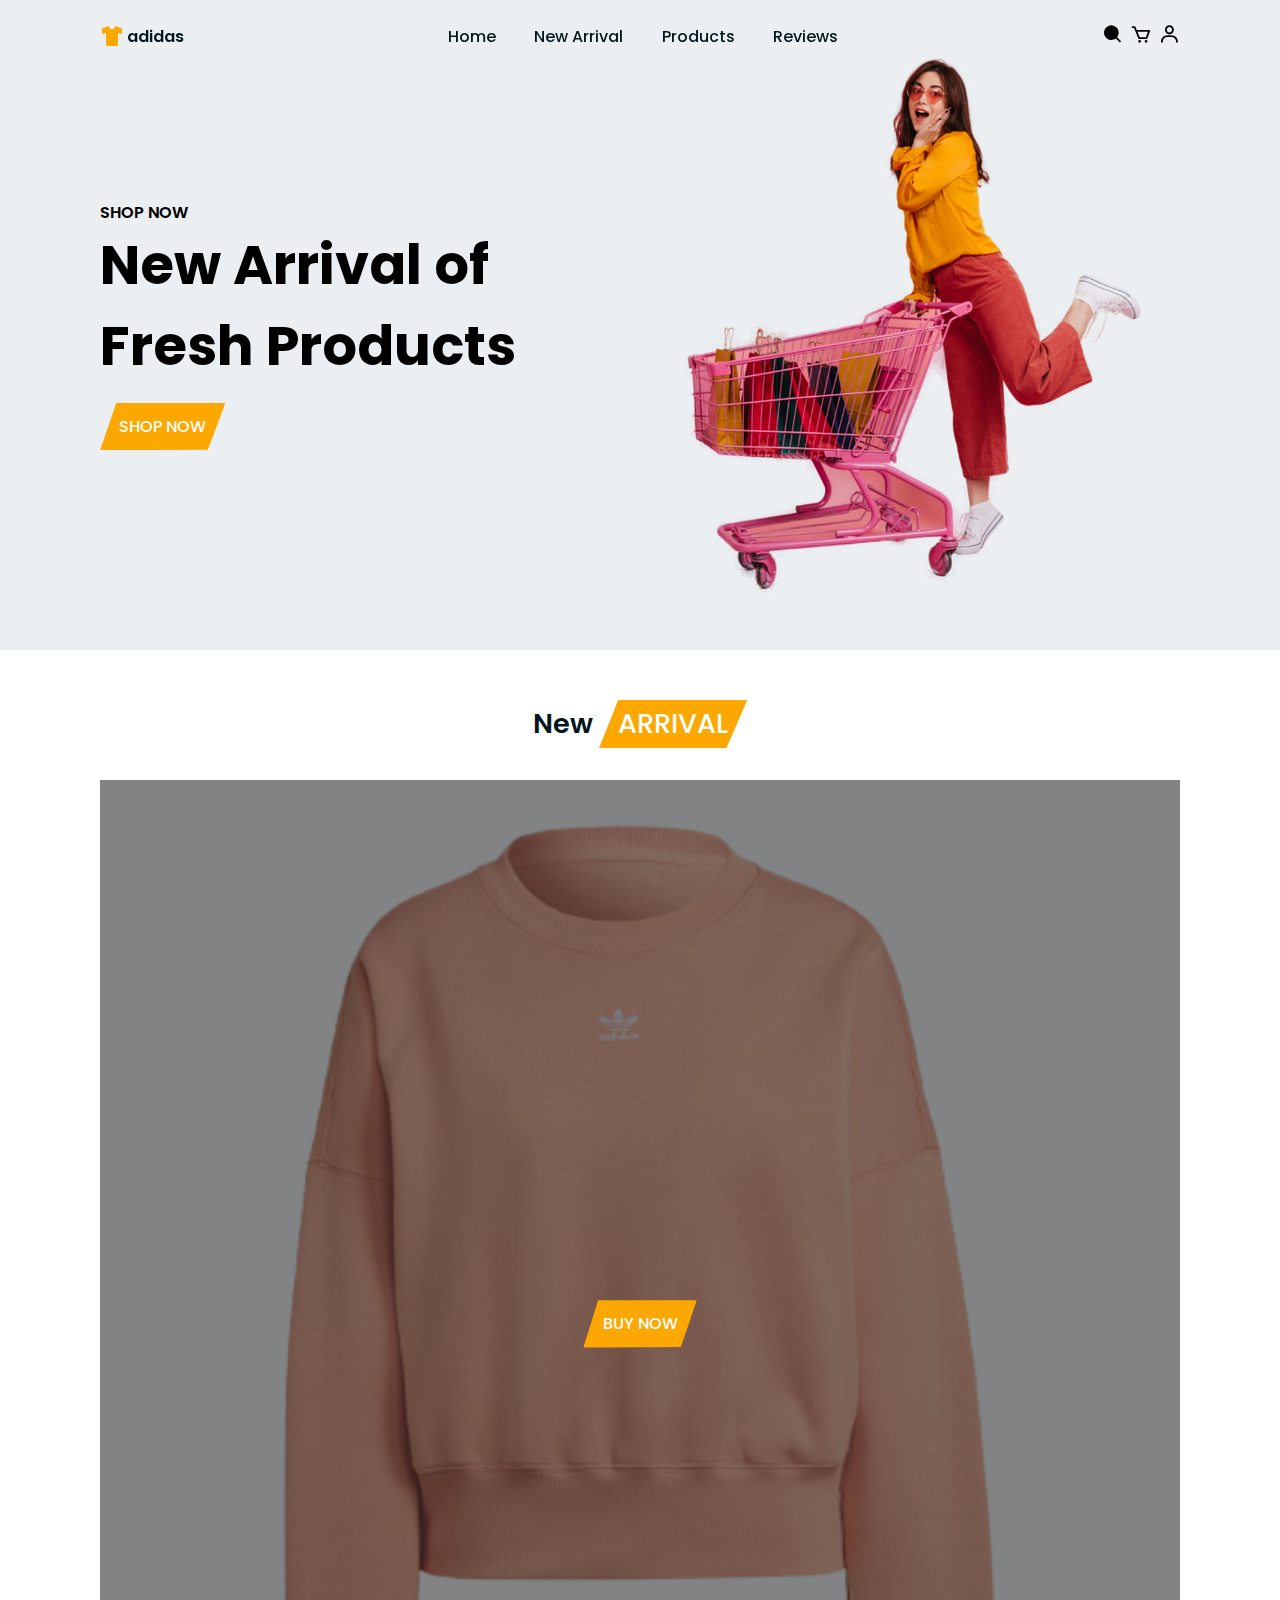
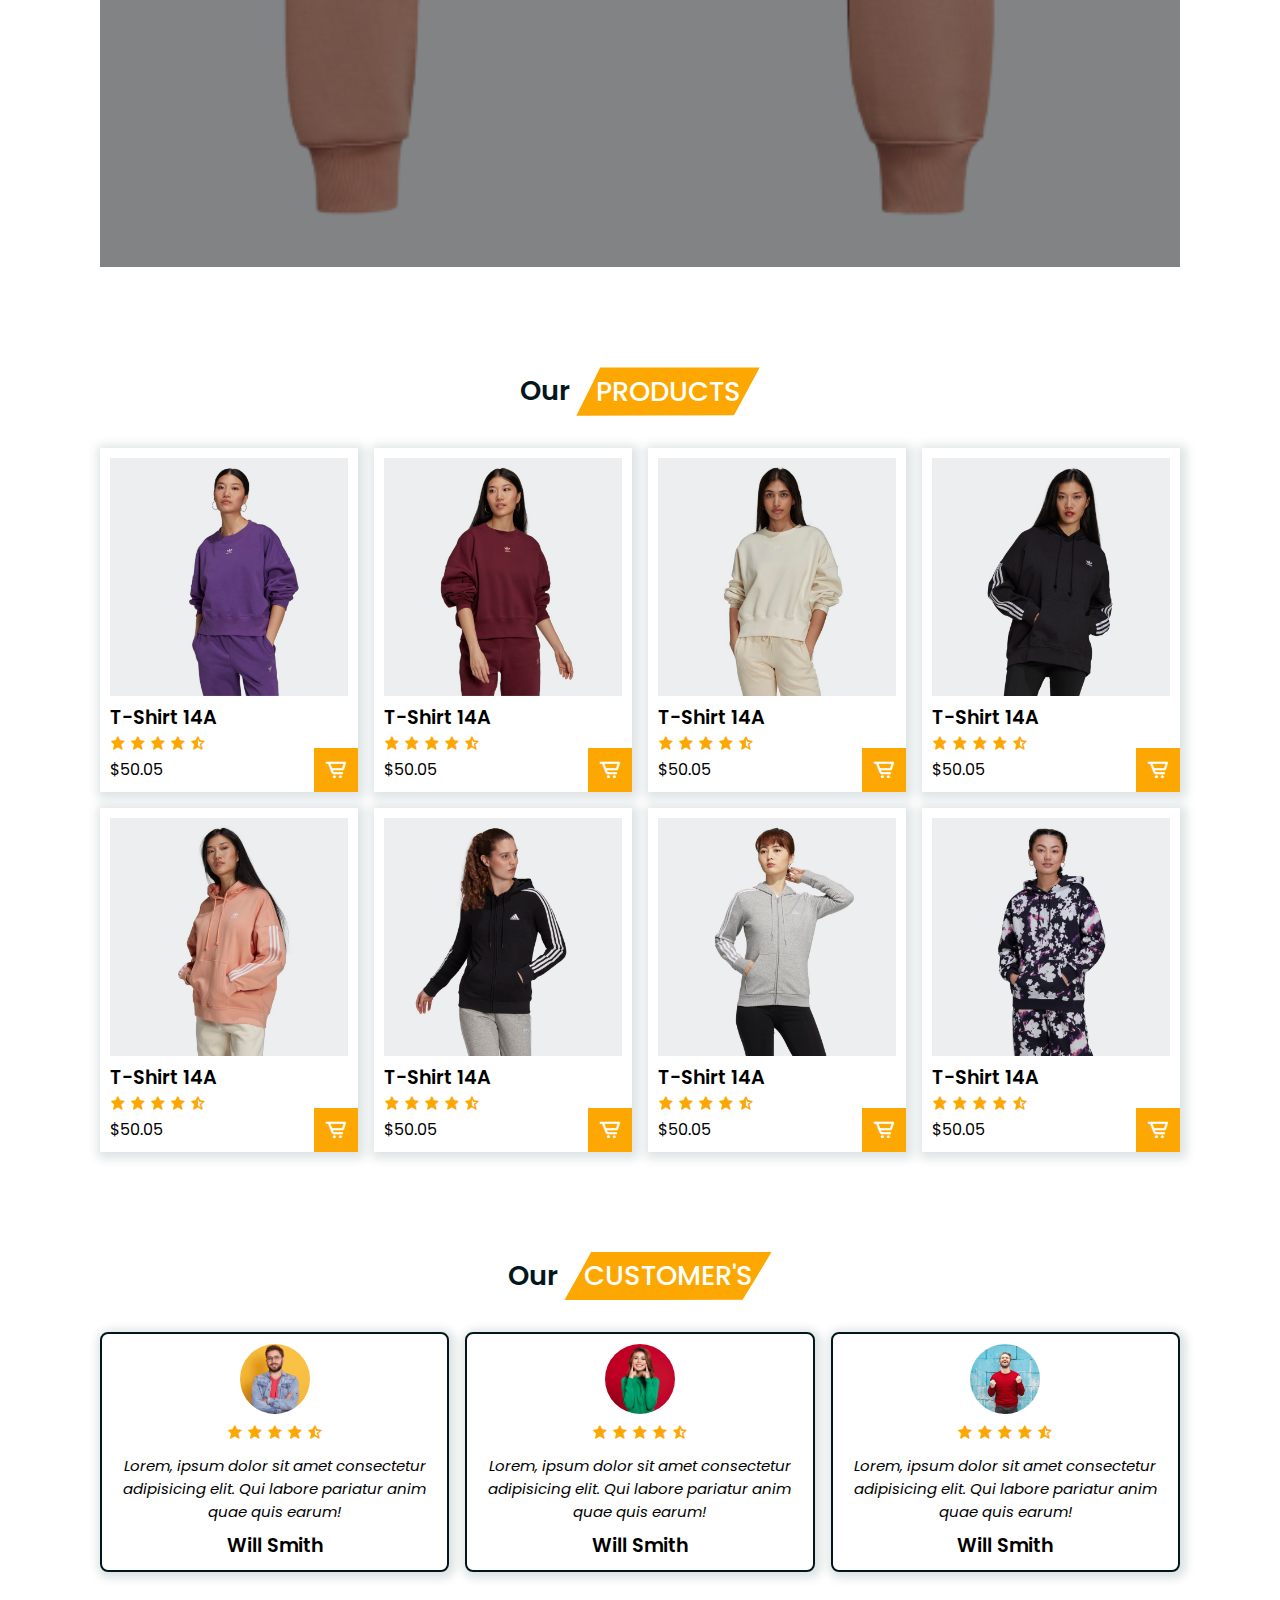
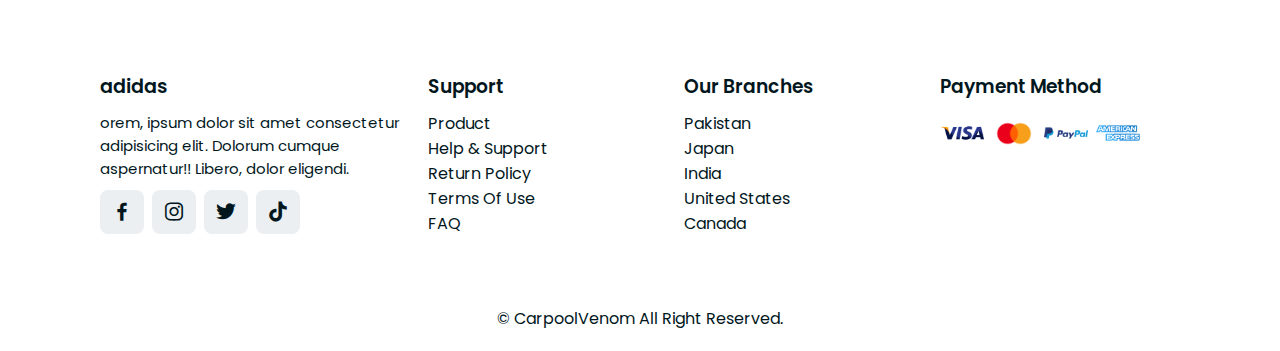
<file: E-commerce/index.html>
<!DOCTYPE html>
<html lang="en">

<head>
    <meta charset="UTF-8">
    <meta http-equiv="X-UA-Compatible" content="IE=edge">
    <meta name="viewport" content="width=device-width, initial-scale=1.0">
    <title>Responsive E-Commerce Website</title>
    <!--Link to CSS-->
    <link rel="stylesheet" href="style.css">
    <!--Box Icons-->
    <link rel="stylesheet" href="https://cdn.jsdelivr.net/npm/boxicons@latest/css/boxicons.min.css">

    <!-- Link Swiper's CSS-->
    <link rel="stylesheet" href="https://cdn.jsdelivr.net/npm/swiper@11/swiper-bundle.min.css" />
</head>

<body>
    <!-- Navbar -->
    <header>
        <a href="#" class="logo"> <i class='bx bxs-t-shirt'></i>adidas</a>

        <ul class="navbar">
            <li><a href="#home">Home</a></li>
            <li><a href="#new">New Arrival</a></li>
            <li><a href="#products">Products</a></li>
            <li><a href="#reviews">Reviews</a></li>
        </ul>

        <!-- Icons -->
        <div class="header-icon">
            <i class='bx bx-menu' id="menu-icon"></i>
            <i class='bx bxs-search' id="search-icon"></i>
            <i class='bx bx-cart' id="cart-icon"></i>
            <i class='bx bx-user' id="user-icon"></i>
        </div>

        <!-- Search Box-->
        <div class="search-box">
            <input type="search" name="" id="" placeholder="Search Here....">
        </div>
        <!-- Cart Box-->
        <div class="cart">
            <!--Box 1-->
            <div class="box">
                <img src="img/new1.png" alt="">
                <div class="text">
                    <h3>T-Shirt 14A</h3>
                    <span>$50.05</span>
                    <span>x1</span>
                </div>
                <i class='bx bxs-trash-alt'></i>
            </div>

            <!--Box 2-->
            <div class="box">
                <img src="img/new2.png" alt="">
                <div class="text">
                    <h3>T-Shirt 14A</h3>
                    <span>$50.05</span>
                    <span>x1</span>
                </div>
                <i class='bx bxs-trash-alt'></i>
            </div>

            <h2>Total: $100.10</h2>
            <a href="#" class="btn">Checkout</a>
        </div>

        <!-- User -->
        <div class="user">
            <h2>Login Now</h2>
            <input type="email" placeholder="Your Email...">
            <input type="password" name="" id="" placeholder="Password">
            <input type="submit" value="Login" class="login-btn">
            <p>Forget Password</p>
            <p>Don't have account <a href="#">Create One</a></p>
        </div>
    </header>
    <!--Home-->
    <section class="home" is="home">
        <div class="home-text">
            <span>Shop Now</span>
            <h1>New Arrival of <br>Fresh Products</h1>
            <a href="#" class="btn">Shop Now</a>
        </div>
        <div class="home-img">
            <img src="img/home.png" alt="">
        </div>
    </section>

    <!--New Arrival-->
    <section class="new" id="new">
        <div class="heading">
            <h1>New <span>Arrival</span></h1>
        </div>
        <div class="swiper new-arrival">
            <div class="swiper-wrapper">
                <div class="swiper-slide box">
                    <img src="img/new1.png" alt="">
                    <div class="content">
                        <a href="#" class="btn">Buy Now</a>
                    </div>
                </div>
                <div class="swiper-slide box">
                    <img src="img/new2.png" alt="">
                    <div class="content">
                        <a href="#" class="btn">Buy Now</a>
                    </div>
                </div>
                <div class="swiper-slide box">
                    <img src="img/new3.png" alt="">
                    <div class="content">
                        <a href="#" class="btn">Buy Now</a>
                    </div>
                </div>
                <div class="swiper-slide box">
                    <img src="img/new4.png" alt="">
                    <div class="content">
                        <a href="#" class="btn">Buy Now</a>
                    </div>
                </div>
                <div class="swiper-slide box">
                    <img src="img/new5.png" alt="">
                    <div class="content">
                        <a href="#" class="btn">Buy Now</a>
                    </div>
                </div>
                <div class="swiper-slide box">
                    <img src="img/new6.png" alt="">
                    <div class="content">
                        <a href="#" class="btn">Buy Now</a>
                    </div>
                </div>



            </div>
        </div>
    </section>
    <!-- Product-->
    <section class="Product" id="Products">
        <div class="heading">
            <h1>Our <span>Products</span></h1>
        </div>
        <div class="Product-container">
            <div class="box">
                <img src="img/p1.jpg" alt="">
                <div class="content">
                    <h2>T-Shirt 14A</h2>

                    <div class="stars">
                        <i class='bx bxs-star'></i>
                        <i class='bx bxs-star'></i>
                        <i class='bx bxs-star'></i>
                        <i class='bx bxs-star'></i>
                        <i class='bx bxs-star-half'></i>
                    </div>
                    <span>$50.05</span>
                    <i class='bx bx-cart-alt'></i>
                </div>
            </div>

            <div class="box">
                <img src="img/p2.jpg" alt="">
                <div class="content">
                    <h2>T-Shirt 14A</h2>

                    <div class="stars">
                        <i class='bx bxs-star'></i>
                        <i class='bx bxs-star'></i>
                        <i class='bx bxs-star'></i>
                        <i class='bx bxs-star'></i>
                        <i class='bx bxs-star-half'></i>
                    </div>
                    <span>$50.05</span>
                    <i class='bx bx-cart-alt'></i>
                </div>
            </div>

            <div class="box">
                <img src="img/p3.jpg" alt="">
                <div class="content">
                    <h2>T-Shirt 14A</h2>

                    <div class="stars">
                        <i class='bx bxs-star'></i>
                        <i class='bx bxs-star'></i>
                        <i class='bx bxs-star'></i>
                        <i class='bx bxs-star'></i>
                        <i class='bx bxs-star-half'></i>
                    </div>
                    <span>$50.05</span>
                    <i class='bx bx-cart-alt'></i>
                </div>
            </div>

            <div class="box">
                <img src="img/p4.jpg" alt="">
                <div class="content">
                    <h2>T-Shirt 14A</h2>

                    <div class="stars">
                        <i class='bx bxs-star'></i>
                        <i class='bx bxs-star'></i>
                        <i class='bx bxs-star'></i>
                        <i class='bx bxs-star'></i>
                        <i class='bx bxs-star-half'></i>
                    </div>
                    <span>$50.05</span>
                    <i class='bx bx-cart-alt'></i>
                </div>
            </div>

            <div class="box">
                <img src="img/p5.jpg" alt="">
                <div class="content">
                    <h2>T-Shirt 14A</h2>

                    <div class="stars">
                        <i class='bx bxs-star'></i>
                        <i class='bx bxs-star'></i>
                        <i class='bx bxs-star'></i>
                        <i class='bx bxs-star'></i>
                        <i class='bx bxs-star-half'></i>
                    </div>
                    <span>$50.05</span>
                    <i class='bx bx-cart-alt'></i>
                </div>
            </div>

            <div class="box">
                <img src="img/p6.jpg" alt="">
                <div class="content">
                    <h2>T-Shirt 14A</h2>

                    <div class="stars">
                        <i class='bx bxs-star'></i>
                        <i class='bx bxs-star'></i>
                        <i class='bx bxs-star'></i>
                        <i class='bx bxs-star'></i>
                        <i class='bx bxs-star-half'></i>
                    </div>
                    <span>$50.05</span>
                    <i class='bx bx-cart-alt'></i>
                </div>
            </div>

            <div class="box">
                <img src="img/p7.jpg" alt="">
                <div class="content">
                    <h2>T-Shirt 14A</h2>

                    <div class="stars">
                        <i class='bx bxs-star'></i>
                        <i class='bx bxs-star'></i>
                        <i class='bx bxs-star'></i>
                        <i class='bx bxs-star'></i>
                        <i class='bx bxs-star-half'></i>
                    </div>
                    <span>$50.05</span>
                    <i class='bx bx-cart-alt'></i>
                </div>
            </div>

            <div class="box">
                <img src="img/p8.jpg" alt="">
                <div class="content">
                    <h2>T-Shirt 14A</h2>

                    <div class="stars">
                        <i class='bx bxs-star'></i>
                        <i class='bx bxs-star'></i>
                        <i class='bx bxs-star'></i>
                        <i class='bx bxs-star'></i>
                        <i class='bx bxs-star-half'></i>
                    </div>
                    <span>$50.05</span>
                    <i class='bx bx-cart-alt'></i>
                </div>
            </div>

    
        </div>
    </section>

    <!-- Reviews-->
     <section class="reviews" id="reviews">
        <div class="heading">
            <h1>Our <span>Customer's</span></h1>
        </div>
        <div class="reviews-container">
            <div class="box">
                <img src="img/r1.jpg" alt="">
                <div class="stars">
                    <i class='bx bxs-star'></i>
                    <i class='bx bxs-star'></i>
                    <i class='bx bxs-star'></i>
                    <i class='bx bxs-star'></i>
                    <i class='bx bxs-star-half'></i>
                </div>
                <p>Lorem, ipsum dolor sit amet consectetur adipisicing elit. Qui labore pariatur anim quae quis earum!</p>
                <h2>Will Smith</h2>
            </div>

            <div class="box">
                <img src="img/r2.jpg" alt="">
                <div class="stars">
                    <i class='bx bxs-star'></i>
                    <i class='bx bxs-star'></i>
                    <i class='bx bxs-star'></i>
                    <i class='bx bxs-star'></i>
                    <i class='bx bxs-star-half'></i>
                </div>
                <p>Lorem, ipsum dolor sit amet consectetur adipisicing elit. Qui labore pariatur anim quae quis earum!</p>
                <h2>Will Smith</h2>
            </div>

            <div class="box">
                <img src="img/r3.jpg" alt="">
                <div class="stars">
                    <i class='bx bxs-star'></i>
                    <i class='bx bxs-star'></i>
                    <i class='bx bxs-star'></i>
                    <i class='bx bxs-star'></i>
                    <i class='bx bxs-star-half'></i>
                </div>
                <p>Lorem, ipsum dolor sit amet consectetur adipisicing elit. Qui labore pariatur anim quae quis earum!</p>
                <h2>Will Smith</h2>
            </div>
        </div>
     </section>
     <!-- Footer-->
      <section class="footer">
        <div class="footer-box">
            <h2>adidas</h2>
            <p>orem, ipsum dolor sit amet consectetur adipisicing elit. Dolorum cumque aspernatur!! Libero, dolor eligendi.</p>

            <div class="social">
                <a href="#"><i class='bx bxl-facebook' ></i></a>
                <a href="#"><i class='bx bxl-instagram' ></i></a>
                <a href="#"><i class='bx bxl-twitter' ></i></a>
                <a href="#"><i class='bx bxl-tiktok' ></i></a>
            </div>
        </div>
        <div class="footer-box">
            <h3>Support</h3>
            <li><a href="#">Product</a></li>
            <li><a href="#">Help & Support</a></li>
            <li><a href="#">Return Policy</a></li>
            <li><a href="#">Terms Of Use</a></li>
            <li><a href="#">FAQ</a></li>
        </div>

        <div class="footer-box">
            <h3>Our Branches</h3>
            <li><a href="#">Pakistan</a></li>
            <li><a href="#">Japan</a></li>
            <li><a href="#">India</a></li>
            <li><a href="#">United States</a></li>
            <li><a href="#">Canada</a></li>
        </div>
        
        <div class="footer-box">
            <h3>Payment Method</h3>
            <div class="payment">
                <img src="img/visa.png" alt="">
                <img src="img/mastercard.png" alt="">
                <img src="img/paypal.png" alt="">
                <img src="img/american-express.png" alt="">
            </div>
        </div>
      </section>

      <!--Copyright-->
      <div class="Copyright">
        <p>&#169; CarpoolVenom All Right Reserved.</p>
      </div>










    <!-- Swiper JS -->
    <script src="https://cdn.jsdelivr.net/npm/swiper@11/swiper-bundle.min.js"></script>

    <!--Link to JS-->
    <script src="main.js"></script>
</body>

</html>
</file>
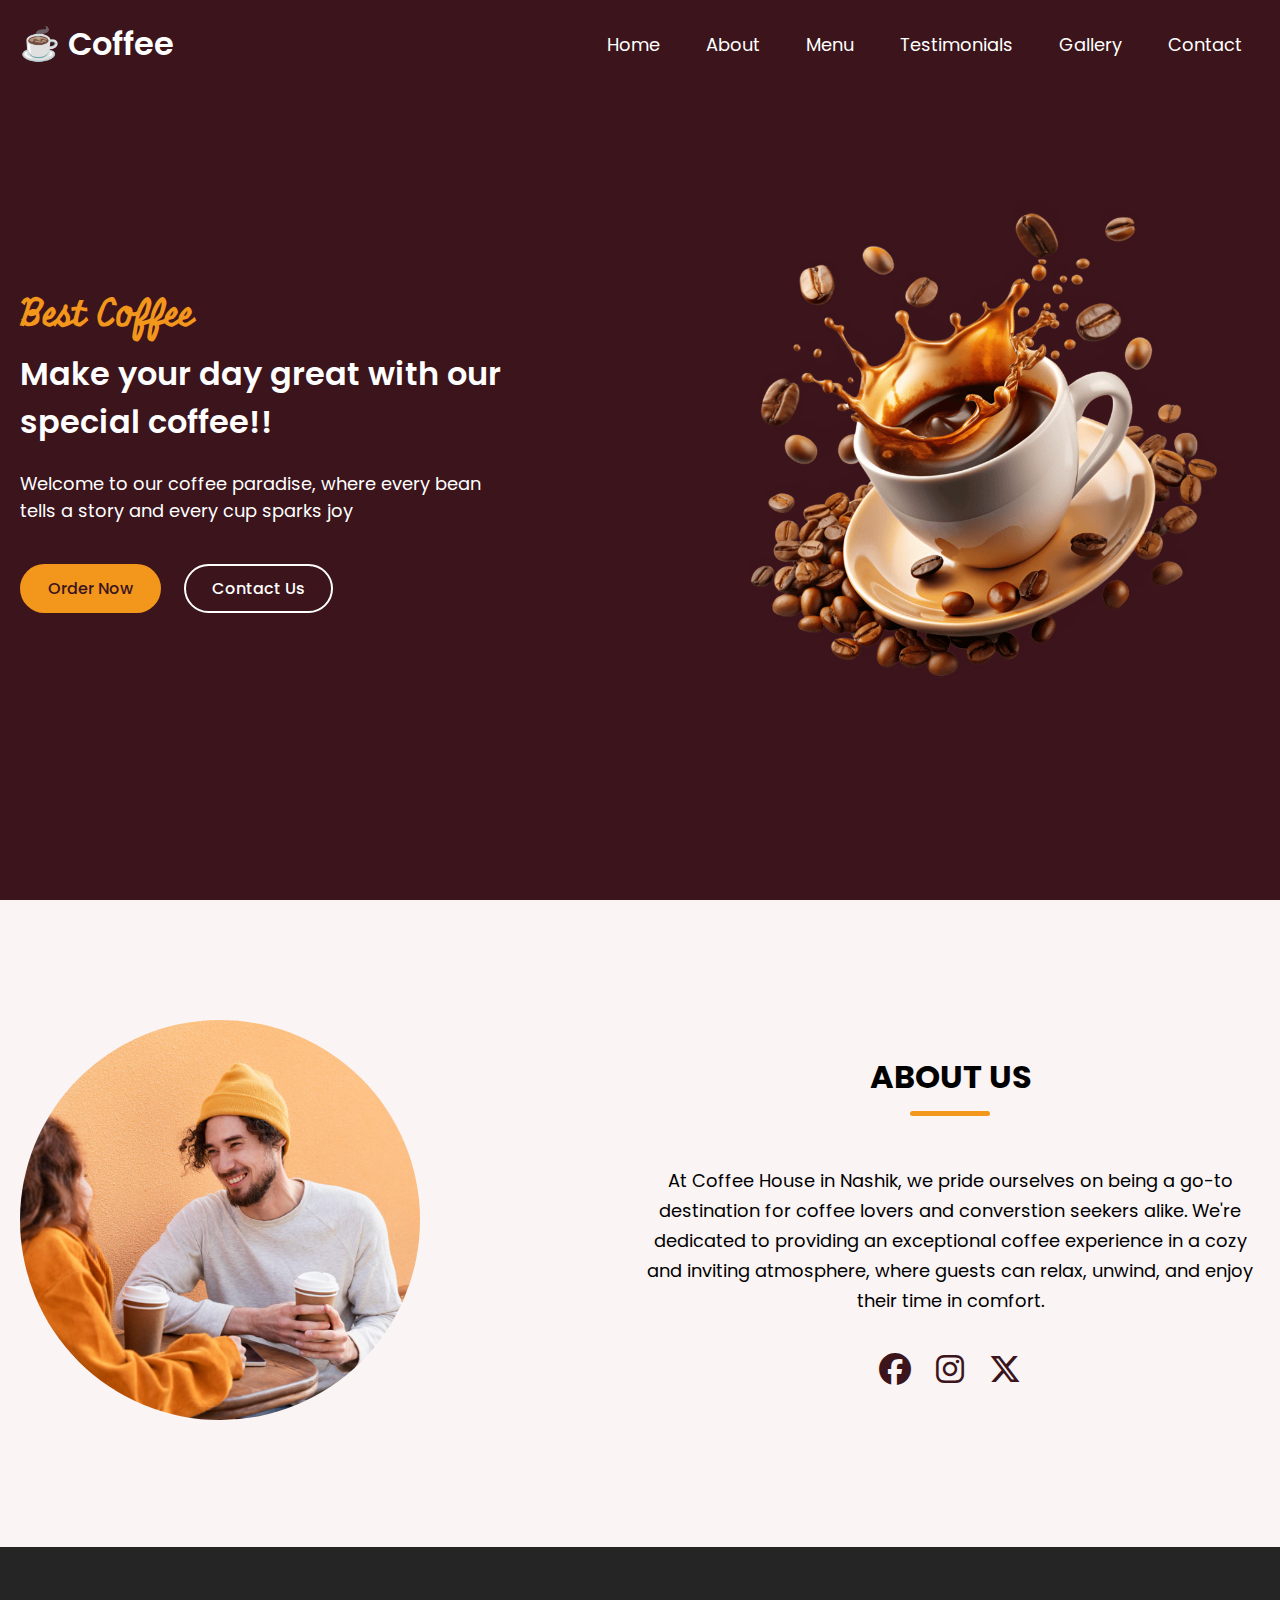
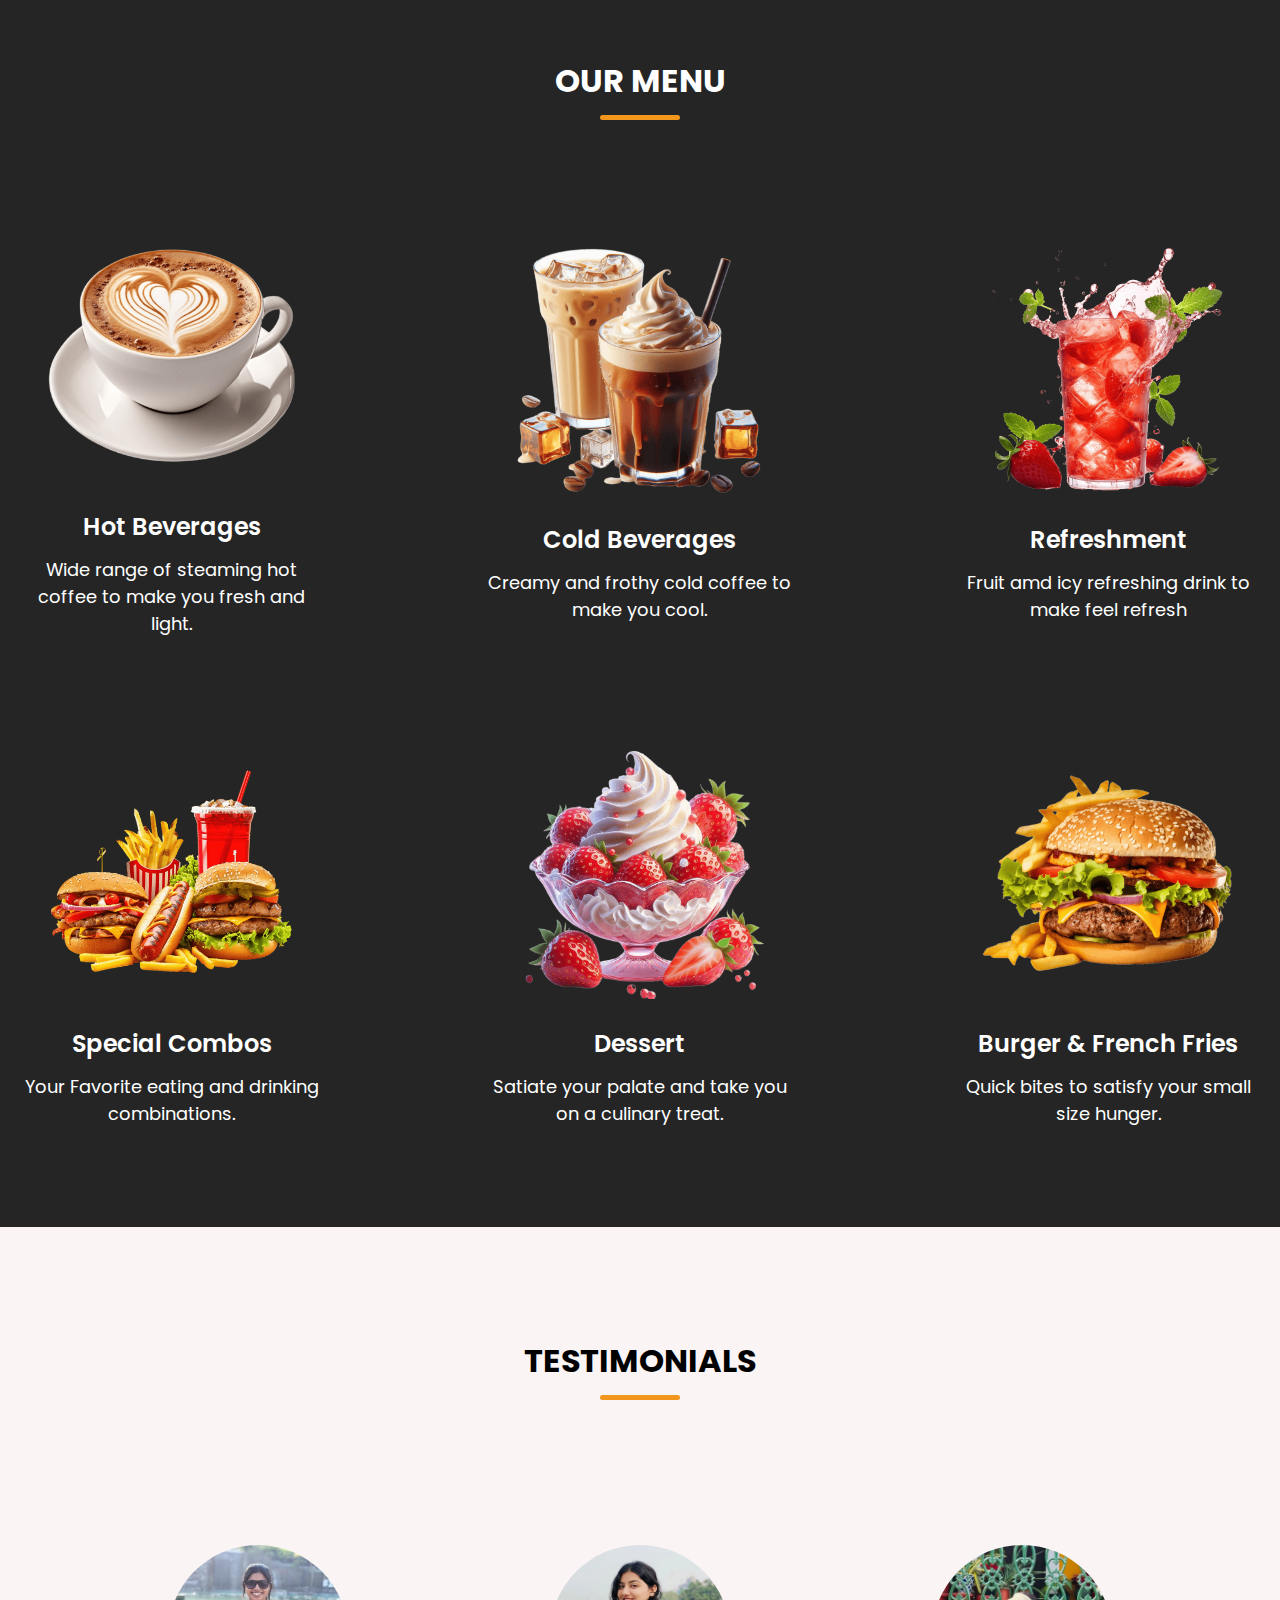
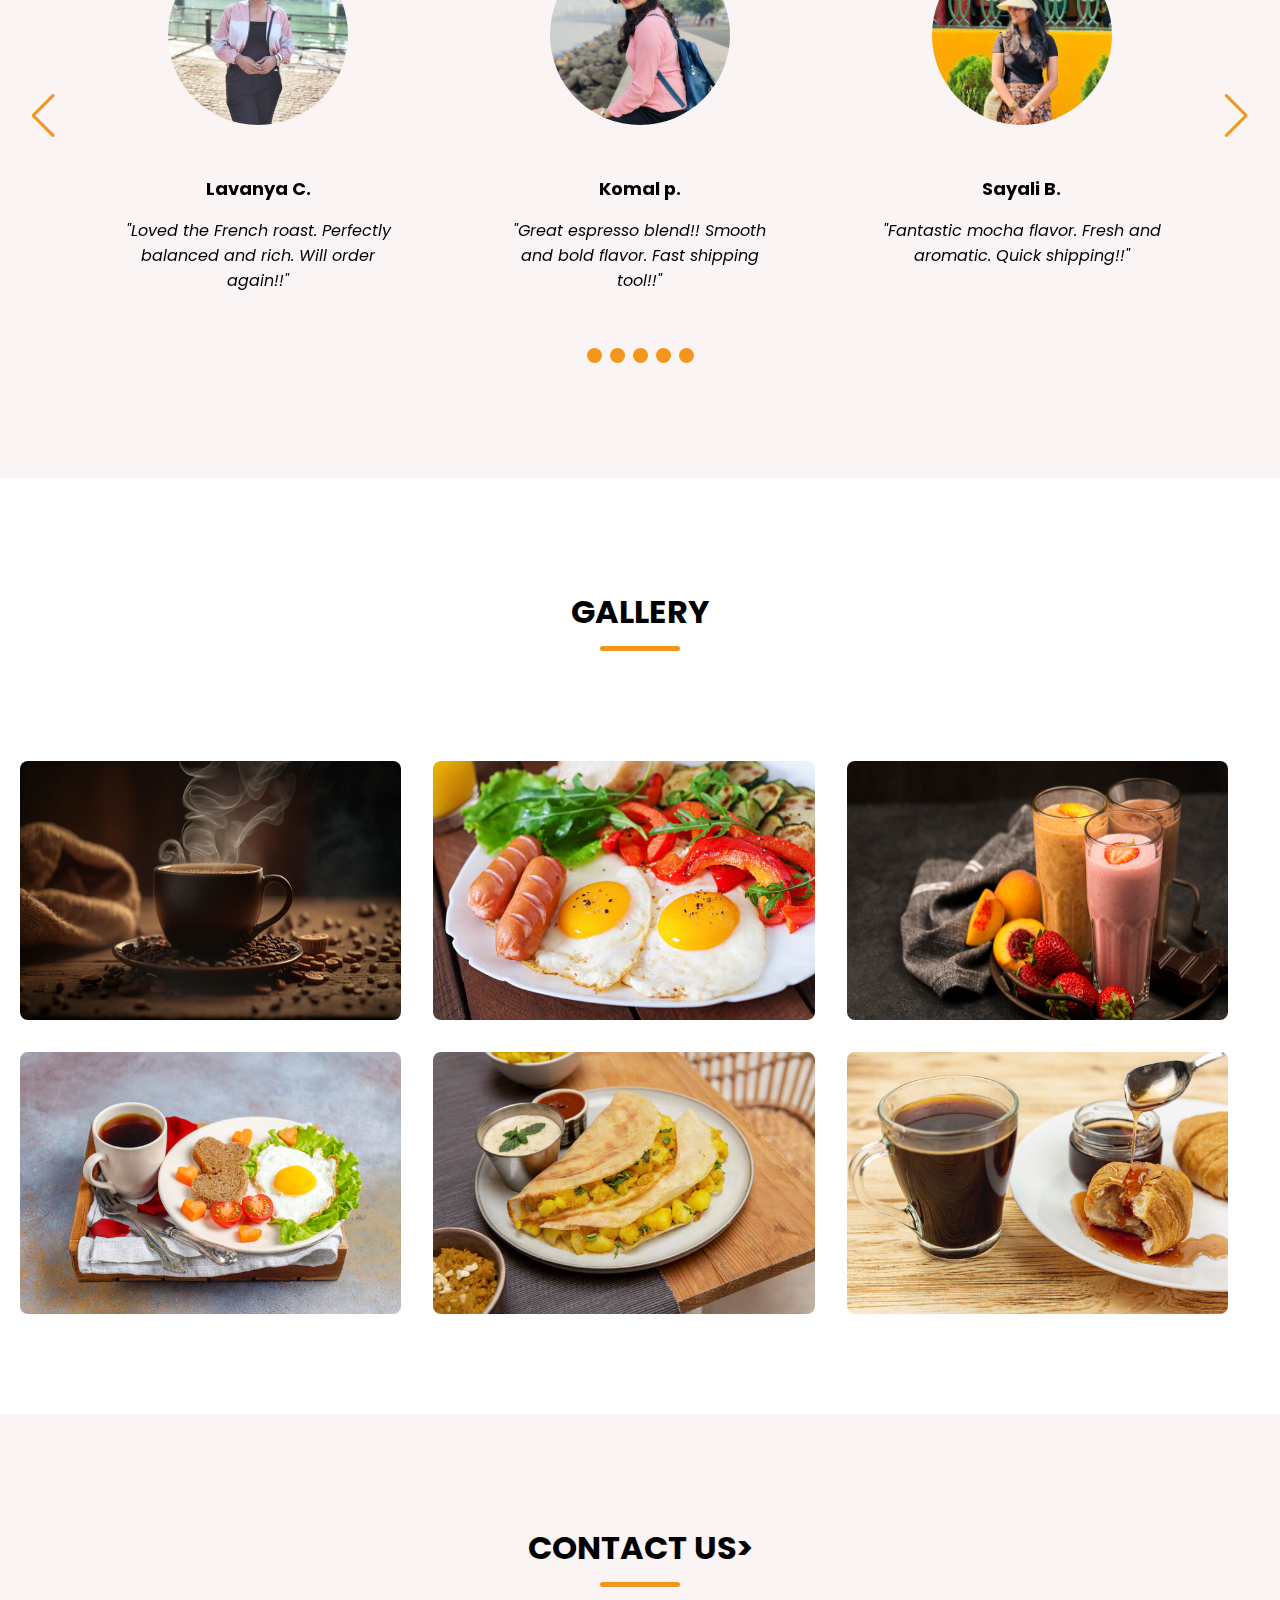
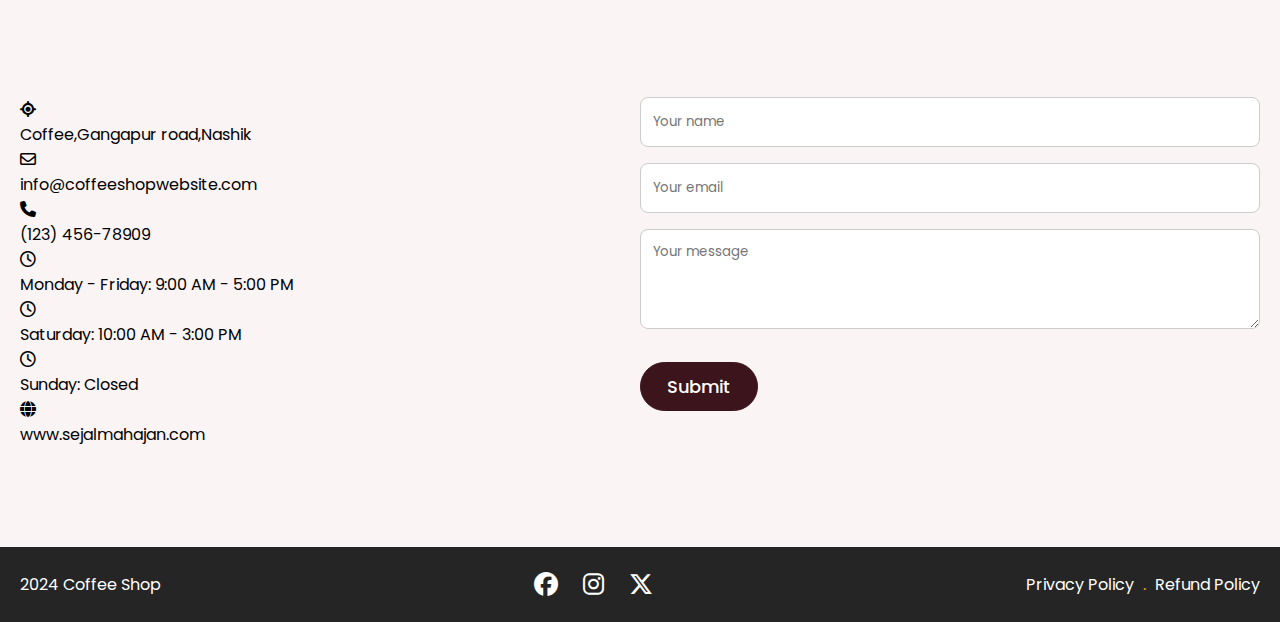
<file: Task 1-Landing Page/index.html>
<!DOCTYPE html>
<html lang="en">
    <head>
        <meta charset="UTF-8">
        <meta name="viewport" content="width=device-width, initial-scale=1.0">
        <title>Coffee Website | Sejal Mahajan</title>
        <!--Linking Font Awesome for icons-->
        <link rel="stylesheet" href="https://cdnjs.cloudflare.com/ajax/libs/font-awesome/6.6.0/css/all.min.css">
        <!--Link Swipper CSS-->
        <link rel="stylesheet" href="https://cdn.jsdelivr.net/npm/swiper@11/swiper-bundle.min.css">
        <link rel="stylesheet" href="style.css">
    </head>
    <body>
        <!-- Header / Navbar-->
        <header>
            <nav class="navbar Section-content">
                <a href="#" class="nav-logo">
                    <h2 class="logo-text">☕ Coffee</h2>
                </a>
                <ul class="nav-menu">
                    <button id="menu-close-button" class="fas fa-times"></button>

                    <li class="nav-item">
                        <a href="#" class="nav-link">Home</a>
                    </li>
                    <li class="nav-item">
                        <a href="#about" class="nav-link">About</a>
                    </li>
                    <li class="nav-item">
                        <a href="#menu" class="nav-link">Menu</a>
                    </li>
                    <li class="nav-item">
                        <a href="#testimonials" class="nav-link">Testimonials</a>
                    </li>
                    <li class="nav-item">
                        <a href="#gallery" class="nav-link">Gallery</a>
                    </li>
                    <li class="nav-item">
                        <a href="#contact" class="nav-link">Contact</a>
                    </li>
                </ul>

                <button id="menu-open-button" class="fas fa-bars"></button>
            </nav>
        </header>

        <main>
            <!-- Hero section -->
             <section class="hero-section">
                <div class="Section-content">
                    <div class="hero-details">
                        <h2 class="title">Best Coffee</h2>
                        <h3 class="subtitle">Make your day great with our special coffee!!</h3>
                        <p class="description">Welcome to our coffee paradise, where every bean tells a story and every cup sparks joy</p>
                        <div class="buttons">
                            <a href="#" class="button order-now">Order Now</a>
                            <a href="#" class="button contact-us">Contact Us</a>
                        </div>
                    </div>
                    <div class="hero-image-wrapper">
                        <img src="images/coffee-hero-section.png" alt="Hero" class="hero-image">
                    </div>
                </div>
             </section>

             <!--About Section-->
             <section class="about-section" id="about">
                <div class="Section-content">
                    <div class="about-image-wrapper">
                        <img src="images/about-image.jpg" alt="About" class="about-image">
                    </div>
                    <div class="about-details">
                        <h2 class="section-title">About Us</h2>
                        <p class="text">At Coffee House in Nashik, we pride ourselves on being a go-to destination for coffee lovers and converstion seekers alike. We're dedicated to providing an exceptional coffee experience in a cozy and inviting atmosphere, where guests can relax, unwind, and enjoy their time in comfort.     
                        </p>
                        <div class="social-link-list">
                            <a href="#" class="social-link"><i class="fa-brands fa-facebook"></i></a>
                            <a href="#" class="social-link"><i class="fa-brands fa-instagram"></i></a>
                            <a href="#" class="social-link"><i class="fa-brands fa-x-twitter"></i></a>
                        </div>
                    </div>
                </div>
             </section>

             <!-- Menu Section -->
              <section class="menu-section " id="menu">
                <h2 class="section-title">Our Menu</h2>
                <div class="Section-content">
                    <ul class="menu-list">
                        <li class="menu-item">
                            <img src="images/hot-beverages.png" alt="Hot Beverages" class="menu-image">
                            <div class="menu-details">
                            <h3 class="name">Hot Beverages</h3>
                            <p class="text">Wide range of steaming hot coffee to make you fresh and light.</p>
                        </div>
                        </li>
                        <li class="menu-item">
                            <img src="images/cold-beverages.png" alt="Cold Beverages" class="menu-image"<div class="menu-details">
                            <div class="menu-details">
                            <h3 class="name">Cold Beverages</h3>
                            <p class="text">Creamy and frothy cold coffee to make you cool.</p>
                        </div>
                        </li>
                        <li class="menu-item">
                            <img src="images/refreshment.png" alt="Refreshment" class="menu-image">
                            <div class="menu-details">
                            <h3 class="name">Refreshment</h3>
                            <p class="text">Fruit amd icy refreshing drink to make feel refresh</p>
                        </div>
                        </li>
                        <li class="menu-item">
                            <img src="images/special-combo.png" alt="special-combos" class="menu-image">
                            <div class="menu-details">
                            <h3 class="name">Special Combos</h3>
                            <p class="text">Your Favorite eating and drinking combinations.</p>
                        </div>
                        </li>
                        <li class="menu-item">
                            <img src="images/desserts.png" alt="dessert" class="menu-image">
                            <div class="menu-details">
                            <h3 class="name">Dessert</h3>
                            <p class="text">Satiate your palate and take you on a culinary treat.</p>
                        </div>
                        </li>
                        <li class="menu-item">
                            <img src="images/burger-frenchfries.png" alt="burger & French Fries" class="menu-image">
                            <div class="menu-details">
                            <h3 class="name">Burger & French Fries</h3>
                            <p class="text">Quick bites to satisfy your small size hunger.</p>
                        </div>
                        </li>
                    </ul>
                </div>
              </section>

            <!-- Testimonials sctions-->
               <section class="testimonials-section" id="testimonials">
                <h2 class="section-title">Testimonials</h2>
                <div class="Section-content">
                <div class="slider-container swiper">
                    <div class="slider-wrapper">
                        <ul class="testimonials-list swiper-wrapper">
                            <li class="testimonials swiper-slide">
                                <img src="images/lavanya.jpg" alt="User" class="user-image">
                                <h3 class="name">Lavanya C.</h3>
                                <i class="feedback">"Loved the French roast. Perfectly balanced and rich. Will order again!!"</i>
                            </li>
                            <li class="testimonials swiper-slide">
                                <img src="images/Komal.jpg" alt="User" class="user-image">
                                <h3 class="name">Komal p.</h3>
                                <i class="feedback">"Great espresso blend!! Smooth and bold flavor. Fast shipping tool!!"</i>
                            </li>
                            <li class="testimonials swiper-slide">
                                <img src="images/Sayali.jpg" alt="User" class="user-image">
                                <h3 class="name">Sayali B.</h3>
                                <i class="feedback">"Fantastic mocha flavor. Fresh and aromatic. Quick shipping!!"</i>
                            </li>
                            <li class="testimonials swiper-slide">
                                <img src="images/Chetna.jpg" alt="User" class="user-image">
                                <h3 class="name">Chetna M.</h3>
                                <i class="feedback">"Excellent quality! Fresh beans and quick delivery. Highly recommand."</i>
                            </li>
                            <li class="testimonials swiper-slide">
                                <img src="images/Disha.jpg" alt="User" class="user-image">
                                <h3 class="name">Disha A.</h3>
                                <i class="feedback">"Best decaf I've tried! Smooth and flavorful. Arrived promptly."</i>
                            </li>
                        </ul>
                        <div class="swiper-pagination"></div>
                        <div class="swiper-slide-button swiper-button-prev"></div>
                        <div class="swiper-slide-button swiper-button-next"></div>
                    </div>
                 </div>
            </div>
            </section>
            <!-- Gallery sections-->
            <section class="gallery-section" id="gallery"> 
            <h2 class="section-title">Gallery</h2>
                <div class="Section-content">
                    <ul class="gallery-list">
                        <li class="gallery-item">
                            <img src="images/gallery-1.jpg" alt="Gallery" class="gallery-image">                           
                        </li>
                        <li class="gallery-item">
                            <img src="images/gallery-2.jpg" alt="Gallery" class="gallery-image">                           
                        </li>
                        <li class="gallery-item">
                            <img src="images/gallery-3.jpg" alt="Gallery" class="gallery-image">                           
                        </li>
                        <li class="gallery-item">
                            <img src="images/gallery-4.jpg" alt="Gallery" class="gallery-image">                           
                        </li>
                        <li class="gallery-item">
                            <img src="images/gallery-5.jpg" alt="Gallery" class="gallery-image">                           
                        </li>
                        <li class="gallery-item">
                            <img src="images/gallery-6.jpg" alt="Gallery" class="gallery-image">                           
                        </li>
                    </ul>
                </div>
            </section>

            <!--Conatact Section-->
            <section class="contact-section" id="contact">
            <h2 class="section-title">Contact Us></h2>
            <div class="Section-content">
                <ul class="content-info-list">
                    <li class="contact-info">
                        <i class="fa-solid fa-location-crosshairs"></i>
                        <p>Coffee,Gangapur road,Nashik</p>
                    </li>
                    <li class="contact-info">
                        <i class="fa-regular fa-envelope"></i>
                        <p>info@coffeeshopwebsite.com</p>
                    </li>
                    <li class="contact-info">
                        <i class="fa-solid fa-phone"></i>
                        <p>(123) 456-78909</p>
                    </li>
                    <li class="contact-info">
                        <i class="fa-regular fa-clock"></i>
                        <p>Monday - Friday: 9:00 AM - 5:00 PM</p>
                    </li>
                    <li class="contact-info">
                        <i class="fa-regular fa-clock"></i>
                        <p>Saturday: 10:00 AM - 3:00 PM</p>
                    </li>
                    <li class="contact-info">
                        <i class="fa-regular fa-clock"></i>
                        <p>Sunday: Closed</p>
                    </li>
                    <li class="contact-info">
                        <i class="fa-solid fa-globe"></i>
                        <p>www.sejalmahajan.com</p>
                    </li>
                </ul>
                
                <form action="#" class="contact-form">
                    <input type="text" placeholder="Your name" class="form-input" required>
                    <input type="email" placeholder="Your email" class="form-input" required>
                    <textarea placeholder="Your message" class="form-input" required></textarea>
                    <button class="submit-button">Submit</button>
                </form>
            </div>
            </section>

        <!--Footer section-->
        <footer class="footer-section">
            <div class="Section-content">
                <p class="copyright-text"> 2024 Coffee Shop</p>

                <div class="social-link-list">
                    <a href="#" class="social-link"><i class="fa-brands fa-facebook"></i></a>
                    <a href="#" class="social-link"><i class="fa-brands fa-instagram"></i></a>
                    <a href="#" class="social-link"><i class="fa-brands fa-x-twitter"></i></a>
                </div>

                <p class="policy-text">
                    <a href="#" class="policy-link">Privacy Policy</a>
                    <span class="separator">.</span>
                    <a href="#" class="policy-link">Refund Policy</a>
                </p>
            </div>
        </footer>

    </main>



        <!-- Linking Swper script-->
         <script src="https://cdn.jsdelivr.net/npm/swiper@11/swiper-bundle.min.js"></script>

         <!-- Linking custom script-->
        <script src="script.js"></script>
    </body>
</html>
</file>
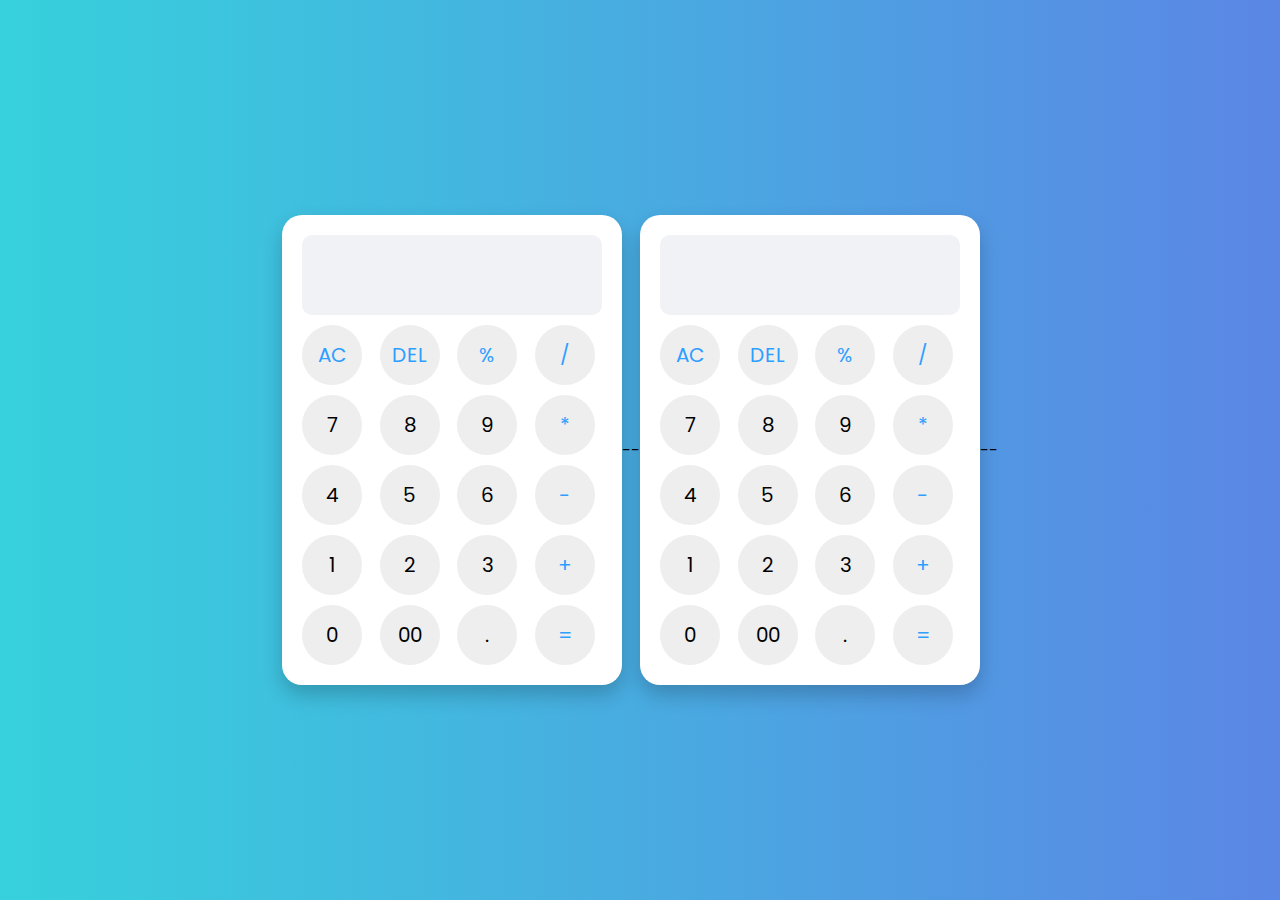
<file: Task 2- Calculator/index.html>
<!DOCTYPE html>
<html lang="en" >
<head>
  <meta charset="UTF-8">
  <title>Calculator</title>
  <link rel="stylesheet" href="./style.css">
<!DOCTYPE html>
<html lang="en" >
<head>
  <meta charset="UTF-8">
  <title>Calculator</title>
  <link rel="stylesheet" href="./style.css">

</head>
<body>
<div class="container">
  <input type="text" class="display" />

  <div class="buttons">
    <button class="operator" data-value="AC">AC</button>
    <button class="operator" data-value="DEL">DEL</button>
    <button class="operator" data-value="%">%</button>
    <button class="operator" data-value="/">/</button>

    <button data-value="7">7</button>
    <button data-value="8">8</button>
    <button data-value="9">9</button>
    <button class="operator" data-value="*">*</button>

    <button data-value="4">4</button>
    <button data-value="5">5</button>
    <button data-value="6">6</button>
    <button class="operator" data-value="-">-</button>

    <button data-value="1">1</button>
    <button data-value="2">2</button>
    <button data-value="3">3</button>
    <button class="operator" data-value="+">+</button>

    <button data-value="0">0</button>
    <button data-value="00">00</button>
    <button data-value=".">.</button>
    <button class="operator" data-value="=">=</button>
  </div>
</div>
  <script  src="./script.js"></script>

</body>
--
</head>
<body>
<div class="container">
  <input type="text" class="display" />

  <div class="buttons">
    <button class="operator" data-value="AC">AC</button>
    <button class="operator" data-value="DEL">DEL</button>
    <button class="operator" data-value="%">%</button>
    <button class="operator" data-value="/">/</button>

    <button data-value="7">7</button>
    <button data-value="8">8</button>
    <button data-value="9">9</button>
    <button class="operator" data-value="*">*</button>

    <button data-value="4">4</button>
    <button data-value="5">5</button>
    <button data-value="6">6</button>
    <button class="operator" data-value="-">-</button>

    <button data-value="1">1</button>
    <button data-value="2">2</button>
    <button data-value="3">3</button>
    <button class="operator" data-value="+">+</button>

    <button data-value="0">0</button>
    <button data-value="00">00</button>
    <button data-value=".">.</button>
    <button class="operator" data-value="=">=</button>
  </div>
</div>
  <script  src="./script.js"></script>

</body>
--
</file>
<file: E-commerce/style.css>
/* Google Fonts*/
@import url('https://fonts.googleapis.com/css2?family=Miniver&family=Poppins:ital,wght@0,100;0,800;0,900;1,100;1,200;1,300;1,400;1,500;1,600;1,700;1,800;1,900&display=swap');
*{
    font-family: "Poppins" , sans-serif;
    margin: 0;
    padding: 0;
    box-sizing: border-box;
    list-style: none;
    list-style: none;
    text-decoration: none;
    scroll-behavior: smooth;
    scroll-padding-top: 2rem;
}

/* Some Variables*/
:root{
    --main-color: #fda702;
    --second-color: #ebeff2;
    --text-color: #02171d;
    --bg-color: #fff;

    /* Box Shadow*/
    --box-shadow: 2px 2px 10px 4px rgb(14 55 54 / 15%);
}

html::-webkit-scrollbar{
    width: 0.5rem;
}

html::-webkit-scrollbar-thumb{
    background: transparent;
}
html::-webkit-scrollbar-track{
    background: var(--text-color);
    border-radius: 5rem;
}

.btn{
    padding: 0.7rem 1.2rem;
    background: var(--main-color);
    color: var(--bg-color);
    font-weight: 500;
    display: 500;
    display: inline-block;
    text-transform: uppercase;
    clip-path: polygon(100% 0, 93% 50%, 86% 99%, 0% 100%, 7% 47%, 13% 0%);
}
.btn:hover{
    background: var(--text-color);
    letter-spacing: 2px;
    transition: 0.2s;
}

img{
    width: 100%;
}
section{
    padding: 50px 100px;
}

header{
    position: fixed;
    width: 100%;
    top: 0;
    right: 0;
    z-index: 1000;
    display: flex;
    align-items: center;
    justify-content: space-between;
    padding: 20px 100px;
    transition: 0.5s linear;
}
header.shadow {
    background: var(--bg-color);
    box-shadow: 0 0 4px rgb(14 55 54 / 15%);
}

.logo{
    display: flex;
    align-items: center;
    font-size: 1rem;
    font-weight: 600;
    column-gap: 0.2rem;
    color: var(--text-color);
}
.logo .bx{
    font-size: 24px;
    color: var(--main-color);
}
.navbar{
    display: flex;
    column-gap: 2.4rem;
}
.navbar a{
    font-size: 1rem;
    font-weight: 500;
    color: var(--text-color);
}
.navbar a:hover{
    color: var(--main-color);
}
.header-icon{
    font-size: 22px;
    cursor: pointer;
    z-index: 100000;
}


#menu-icon{
    display: none;
}
.search-box{
    position: absolute;
    top: 110%;
    right: -100%;
}

.search-box input{
    padding: 10px;
    border: none;
    outline: none;
    border-radius: 0.5rem;
    width: 280px;
    box-shadow: var(--box-shadow);
}
.search-box.active {
    right: 1rem;
    transition: 0.2s;
}

.cart{
    position: absolute;;
    top: 110%;
    right: -100%;
    display: flex;
    flex-direction: column;
    align-items: center;
    row-gap: 0.5rem;
    background: var(--bg-color);
    padding: 20px;
    border-radius: 0.5;
    box-shadow: var(--box-shadow);
}
.cart img{
    width: 100px;
}
.cart .box {
    display: flex;
    align-items: center;
    column-gap: 2rem;
}
.cart .box .text h3 {
    font-size: 1rem;
}
.cart .box .bx {
    font-size: 24px;
}
.cart .box .bx:hover {
    color: var(--main-color);
}
.cart h2{
    font-size: 1.1rem;
    font-weight: 600;
}
.cart.active{
    right: 1rem;
    transition: 0.2s;
}
.user{
    position: absolute;
    right: -100%;
    top: 110%;
    display: flex;
    flex-direction: column;
    align-items: center;
    row-gap: 0.5rem;
    background: var(--bg-color);
    padding: 20px;
    border-radius: 0.5rem;
    box-shadow: var(--box-shadow);
}
.user h2{
    font-size: 1.2rem;
    color: var(--text-color);
}
.user .login-btn{
    background: var(--main-color);
    color: var(--bg-color);
    text-transform: uppercase;
    font-weight: 500;
    cursor: pointer;
}
.user .login-btn:hover{
    background: var(--text-color);
}
.user input{
    border: none;
    outline: none;
    background: var(--second-color);
    padding: 10px;
    border-radius: 0.5rem;
    width: 100%;
}
.user p{
    font-size: 0.938rem;
}
.user a{
    text-decoration: underline;
    color: var(--main-color);
}
.user.active {
    right: 1rem;
    transition: 0.2s;
}
.home{
    width: 100%;
    min-width: 100vh;
    display: grid;
    grid-template-columns: repeat(auto-fit, minmax(17rem, 1fr));
    align-items: center;
    gap: 1.5rem;
    background: var(--second-color);
}

.home-text span{
    font-weight: 600;
    text-transform: uppercase;
}
.home-text h1{
    font-size: 3.4rem;
    margin-bottom: 1rem;
}
.heading{
    text-align: center;
}
.heading h1 {
    font-size: 1.7rem;
    font-weight: 600;
    text-transform: capitalize;
    color: var(--text-color);
}
.heading span{
    padding: 0.2rem 1.2rem;
    background: var(--main-color);
    color: var(--bg-color);
    font-weight: 500;
    display: 500;
    display: inline-block;
    text-transform: uppercase;
    clip-path: polygon(100% 0, 93% 50%, 86% 99%, 0% 100%, 7% 47%, 13% 0%);
}
.new-arrival{
    margin-top: 2rem;
}
.new-arrival .box {
    position: relative;
    overflow: hidden;
    background: var(--second-color);
}
.new-arrival .box img{
    background: var(--second-color);
    width: 100%;
    height: 100%;
    object-fit: cover;
}
.new-arrival .box .content{
    position: absolute;
    top: -100%;
    right: 0;
    width: 100%;
    height: 100%;
    display: flex;
    align-items: center;
    justify-content: center;
    background: hsl(0, 0%, 9%, 0.5);
    overflow: hidden;
}
.new-arrival .box .content{
    top: 0;
    transition: 0.2s;
}
.Product-container {
    display: grid;
    grid-template-columns: repeat(auto-fit, minmax(240px, auto));
    gap: 1rem;
    margin-top: 2rem;
}
.Product-container .box {
    position: relative;
    padding: 10px;
    box-shadow: var(--box-shadow);
}
.Product-container .box .content h2{
    font-size: 1.2rem;
    font-weight: 600;
}
.Product-container .box .content .stars .bx{
    color: var(--main-color);
}
.Product-container .box .bx-cart-alt{
    position: absolute;
    bottom: 0;
    right: 0;
    padding: 10px;
    font-size: 24px;
    background: var(--main-color);
    color: var(--bg-color);
}
.Product-container .box .bx-cart-alt:hover{
    background: var(--text-color);
}
.Product-container .box:hover img {
    -webkit-transform: scaleX(-1);
    transform: scaleX(-1);
    transition: 0.5s;
}
.reviews-container{
    display: grid;
    grid-template-columns: repeat(auto-fit, minmax(240px, auto));
    gap: 1rem;
    margin-top: 2rem;
}
.reviews-container .box{
    padding: 10px;
    border: 2px solid var(--text-color);
    border-radius: 0.5rem;
    text-align: center;
    box-shadow: var(--box-shadow);
}
.reviews-container .box img{
    width: 70px;
    height: 70px;
    object-fit: cover;
    border-radius: 50%;
}
.reviews-container .box .stars .bx {
    color: var(--main-color);
}
.reviews-container .box p {
    font-size: 0.938rem;
    font-style: italic;
    margin: 0.5rem 0.5rem;
}
.reviews-container .box h2 {
    font-size: 1.2rem;
    font-weight: 600;
}
.reviews-container .box:hover{
    background: var(--text-color);
    color: var(--main-color);
}
.footer {
    display: grid;
    grid-template-columns: repeat(auto-fit, minmax(240px, auto));
    gap: 1rem;
    color: var(--text-color);
}
.footer-box h2 {
    font-size: 1.2rem;
    font-weight: 600;
    margin-bottom: 10px;
}
.footer-box p {
    font-size: 0.938rem;
    margin-bottom: 10px;
}
.social {
    display: flex;
    align-items: center;
    column-gap: 0.5rem;
}
.social a .bx {
    font-size: 24px;
    color: var(--text-color);
    padding: 10px;
    background: var(--second-color);
    border-radius: 0.5rem;
}
.social a .bx:hover {
    background: var(--main-color);
    color: var(--bg-color);
}
.footer-box h3 {
    font-weight: 600;
    margin-bottom: 10px;
}
.footer-box li a {
    color: var(--text-color);
}
.footer-box li a:hover{
    color: var(--main-color);
}
.payment {
    display: flex;
    align-items: center;
    column-gap: 00.5rem;
}
.payment img {
    width: 44px;
}
.Copyright {
    padding: 20px;
    text-align: center;
    color: var(--text-color);
}

/* Making Responsive*/
@media (max-width: 1058px) {
    header {
        padding: 18px 60px;;
    }
    section {
        padding: 50px 60px;
    }
    .home-text h1 {
        font-size: 3rem;
    }
}
    
@media (max-width: 991px) {
    header {
        padding: 18px 4%;
    }
    section {
        padding: 50px 4%;
    }
    .home-text h1 {
        font-size: 2.4rem;
    }
}
@media (max-width: 768px) {
    header {
        padding: 12px 4%;
    }
    #menu-icon {
        display: initial;
    }
    header .navbar {
        position: absolute;
        width: 240px;
        height: 100vh;
        top: 100%;
        right: -100%;
        display: flex;
        flex-direction: column;
        background: var(--bg-color);
        row-gap: 1.4rem;
        padding: 20px;
        box-shadow: 4px 4px 0 4px rgb(14 55 54 / 15%);
        transition: 1.2s linear;
        text-align: left;
    }
    .navbar.active{
        right: 0;
    }
    .home-text h1{
        font-size: 2rem;
    }
}
    
@media (max-width: 360px) {
    .home-text span {
        font-size: 0.8rem;
    }
    .home-text h1 {
        font-size: 1.7rem;
    }
    .cart img {
        width: 77px;
    }
    .heading h1{
        font-size: 1.4rem;
    }
}
</file>
<file: Task 1-Landing Page/style.css>
/* Importing Google Fonts */
@import url('https://fonts.googleapis.com/css2?family=Miniver&family=Poppins:ital,wght@0,400;0,500;0,600;0,700;1,400&display=swap');

*{
    margin: 0;
    padding: 0;
    box-sizing: border-box;
    font-family: "poppins", sans-serif;
}

:root{
    /*colors */
    --white-color: #fff;
    --dark-color: #252525;
    --primary-color: #3b141c;
    --Secondary-color: #f3961c;
    --light-pink-color: #faf4f5;
    --medium-gray-color: #ccc;

    /* Font size */
    --font-size-s: 0.9rem;
    --font-size-n: 1rem;
    --font-size-m: 1.12rem;
    --font-size-l: 1.5rem;
    --font-size-xl: 2rem;
    --font-size-xxl: 2.3rem;

    /* Font weight */
    --font-weight-normal: 400;
    --font-weight-medium: 500;
    --font-weight-semibold: 600;
    --font-weight-bold: 700;

    /* Border Radius */
    --border-radius-s: 8px;
    --border-radius-m: 30px;
    --border-radius-circle: 50%;

    /* Site max width */
    --site-max-width: 1300px;
}

html {
    scroll-behavior: smooth;
}

/* Stylings for whole site */
ul{
    list-style: none;
}

a{
    text-decoration: none;
}

button{
    cursor: pointer;
    border: none;
    background: none;
}

img{
    width: 100%;
}

.Section-content{
    margin: 0 auto;
    padding: 0 20px;
    max-width: var(--site-max-width);
}

.section-title {
    text-align: center;
    padding: 60px 0 100px;
    text-transform: uppercase;
    font-size: var(--font-size-xl);
}

.section-title::after {
    content: "";
    width: 80px;
    height: 5px;
    display: block;
    margin: 10px auto;
    border-radius: var(--border-radius-s);
    background: var(--Secondary-color);
}


/* Navbar Styling */
header{position: fixed;
    width: 100%;
    z-index: 5;
    background: var(--primary-color);
}

header .navbar{
    display: flex;
    padding: 20px;
    align-items: center;
    justify-content: space-between;
}

.navbar .nav-logo .logo-text{
    color: var(--white-color);
    font-size: var(--font-size-xl);
    font-weight: var(--font-weight-semibold);
}

.navbar .nav-menu{
    display: flex;
    gap: 10px;;
}

.navbar .nav-menu .nav-link{
    padding: 10px 18px;
    color: var(--white-color);
    font-size: var(--font-size-m);
    border-radius: var(--border-radius-m);
    transition: 0.3s ease;
}

.navbar .nav-menu .nav-link:hover{
    color: var(--primary-color);
    background: var(--Secondary-color);
}

.navbar :where(#menu-close-button , #menu-open-button)
{
    display: none;
}

/* Hero Section Styling*/
.hero-section{
    min-height: 100vh;
    background: var(--primary-color);
}

.hero-section .Section-content{
    display: flex;
    align-items: center;
    min-height: 100vh;
    color: var(--white-color);
    justify-content: space-between;
}

.hero-section .hero-details .title {
    font-size: var(--font-size-xxl);
    color: var(--Secondary-color);
    font-family: "Miniver" , sans-serif;
}

.hero-section .hero-details .subtitle{
    margin-top: 8px;
    max-width: 70%;
    font-size: var(--font-size-xl);
    font-weight: var(--font-weight-semibold);
}

.hero-section .hero-details .description {
    max-width: 70%;
    margin: 24px 0 40px;
    font-size: var(--font-size-m);
}

.hero-section .hero-details .buttons {
    display: flex;
    gap: 23px;
}

.hero-section .hero-details .button {
    padding: 10px 26px;
    border: 2px solid transparent;
    color: var(--primary-color);
    border-radius: var(--border-radius-m);
    background: var(--Secondary-color);
    font-weight: var(--font-weight-medium);
    transition: 0.3s ease;
}

.hero-section .hero-details .button:hover,
.hero-section .hero-details .contact-us {
    color: var(--white-color);
    border-color: var(--white-color);
    background: transparent;
}

.hero-section .hero-details .contact-us:hover {
    color: var(--primary-color);
    border-color: var(--Secondary-color);
    background: var(--Secondary-color);
    
}
.hero-section .hero-image-wrapper {
    max-width: 500px;
    margin-right: 30px;
}

/* About Section Styling*/
.about-section {
    padding: 120px 0;
    background: var(--light-pink-color)
}

.about-section .Section-content {
    display: flex;
    gap: 50px;
    align-items: center;
    justify-content: space-between;
}

.about-section .about-image-wrapper .about-image {
    width: 400px;
    height: 400px;
    object-fit: cover;
    border-radius: var(--border-radius-circle);
}

.about-section .about-details .section-title {
    padding: 0;
}

.about-section .about-details {
    max-width: 50%;
}

.about-section .about-details .text {
    line-height: 30px;
    margin: 50px 0 30px;
    text-align: center;
    font-size: var(--font-size-m);
}

.about-section .social-link-list {
    display: flex;
    gap: 25px;
    justify-content: center;
}

.about-section .social-link-list .social-link {
    color: var(--primary-color);
    font-size: var(--font-size-xl);
    transition: 0.2s ease;
}

.about-section .social-link-list .social-link:hover {
    color: var(--Secondary-color);
}

/* Menu Section Styling*/
.menu-section {
    color: var(--white-color);
    background: var(--dark-color);
    padding: 50px 0 100px;
}

.menu-section .menu-list {
    display: flex;
    flex-wrap: wrap;
    gap: 110px;
    align-items: center;
    justify-content: space-between;
}

.menu-section .menu-list .menu-item {
    display: flex;
    align-items: center;
    text-align: center;
    flex-direction: column;
    justify-content: space-between;
    width: calc(100% / 3 - 110px); 
}

.menu-section .menu-list .menu-item .menu-image {
    max-width: 83%;
    aspect-ratio: 1;
    margin-bottom: 15px;
    object-fit: contain;
}

.menu-section .menu-list .menu-item .name {
    margin: 12px 0;
    font-size: var(--font-size-l);
    font-weight: var(--font-weight-semibold);
}

.menu-section .menu-list .menu-item .text {
    font-size: var(--font-size-m);
}


/*Testimonials Sectiom Styling*/
.testimonials-section {
    padding: 50px 0 100px;
    background-color: var(--light-pink-color);
}


.testimonials-section .slider-wrapper {
    overflow: hidden;
    margin: 0 60px 50px;
}

.testimonials-section .testimonials {
    user-select: none;
    display: flex;
    padding: 35px;
    text-align: center;
    flex-direction: column;
    align-items: center;
}

.testimonials-section .testimonials .user-image {
    width: 180px;
    height: 180px;
    object-fit: cover;
    margin-bottom: 50px;
    border-radius: var(--border-radius-circle);
}

.testimonials-section .testimonials .name {
    margin-bottom: 16px;
    font-size: var(--font-size-m);
}

.testimonials-section .testimonials .feedback {
    line-height: 25px;
}

.testimonials-section .swiper-pagination-bullet {
    width: 15px;
    height: 15px;
    opacity: 1;
    background: var(--Secondary-color);
}

.testimonials-section .swiper-slide-button {
    margin-top: -50px;
    color: var(--Secondary-color);
    transition: 0.3s ease;
}

.testimonials-section .swiper-slide-button:hover {
    color: var(--primary-color);
}

/* Gallery section styling*/
.gallery-section {
    padding: 50px 0 100px;
}

.gallery-section .gallery-list {
    display: flex;
    flex-wrap: wrap;
    gap: 32px;
}

.gallery-section .gallery-list .gallery-item {
    overflow: hidden;
    border-radius: var(--border-radius-s);
    width: calc(100% / 3 - 32px);
}

.gallery-section .gallery-item .gallery-image {
    width: 100%;
    height: 100%;
    cursor: zoom-in;
    transition: 0.3s ease;
}

.gallery-section .gallery-item:hover .gallery-image{
    transform: scale(1.3);
}

/*contact us  section styling*/
.contact-section {
    padding: 50px 0 100px;
    background: var(--light-pink-color);
}

.contact-section .Section-content{
    display: flex;
    gap: 48px;
    align-items: flex-start;
    justify-content: space-between;
}

.contact-section .content-info-list .content-info {
    display: flex;
    gap: 20px;
    margin: 20px 0;
    align-items: center;
}

.contact-section .content-info-list .content-info i {
    font-size: var(--font-size-m);
}

.contact-section .contact-form .form-input {
    width: 100%;
    height: 50px;
    padding: 0 12px;
    outline: none;
    margin-bottom: 16px;
    background: var(--white-color);
    border-radius: var(--border-radius-s);
    border: 1px solid var(--medium-gray-color);
}

.contact-section .contact-form {
    max-width: 50%;
}

.contact-section .contact-form .form-input:focus {
    border-color: var(--Secondary-color);
}

.contact-section .contact-form textarea.form-input {
    height: 100px;
    padding: 12px;
    resize: vertical;
}

.contact-section .contact-form .submit-button {
    padding: 10px 26px;
    margin-top: 10px;
    color: var(--white-color);
    font-size: var(--font-size-m);
    font-weight: var(--font-weight-medium);
    background: var(--primary-color);
    border-radius: var(--border-radius-m);
    border: 1px solid var(--primary-color);
    transition: 0.3s ease;
}

.contact-section .contact-form .submit-button:hover {
    color: var(--primary-color);
    background: transparent;
}


/* Footer section styling*/
.footer-section {
    padding: 20px 0;
    background: var(--dark-color);
}

.footer-section .Section-content {
    display: flex;
    align-items: center;
    justify-content: space-between;
}

.footer-section :where(.copyright-text, .social-link, .policy-link) {
    color: var(--white-color);
    transition: 0.2s ease;
}

.footer-section .social-link-list {
    display: flex;
    gap: 25px;
}

.footer-section .social-link-list .social-link {
    font-size: var(--font-size-l);
}

.footer-section .social-link-list .social-link:hover , 
.footer-section .policy-text .policy-link:hover {
    color: var(--Secondary-color);
}

.footer-section .policy-text .separator {
    margin: 0 5px;
    color: var(--Secondary-color);
}


/* Responsive media query code for maxbwidth 1024px */
@media screen and (max-width: 1024px) {
    .menu-section .menu-list{
        gap: 60px;
    }

    .menu-section .menu-list .menu-item {
        width: calc(100% / 3 - 60px);
    }
}

/* Responsive media query code for maxbwidth 900px */
@media screen and (max-width: 900px) {
    :root {
        --font-size-m: 1rem;
        --font-size-l: 1.3rem;
        --font-size-xl: 1.5rem;
        --font-size-xxl: 1.8rem;
    }

    body.show-mobile-menu header::before {
        content: "";
        position: fixed;
        left: 0;
        top: 0;
        height: 100%;
        width: 100%;
        backdrop-filter: blur(5px);
        background: rgba(0, 0, 0, 0.2);
    }


    .navbar :where(#menu-close-button , #menu-open-button) {
        display: block;
        font-size: var(--font-size-l);
    }

    .navbar #menu-close-button {
        position: absolute;
        right: 30px;
        top: 30px;
    }

    .navbar #menu-open-button {
        color: var(--white-color);
    }

    .navbar .nav-menu {
        display: block;
        position: fixed;
        left: -300px;
        top: 0;
        width: 300px;
        height: 100%;
        display: flex;
        flex-direction: column;
        align-items: center;
        padding-top: 100px;
        background: white;
        transition: left 0.2s ease;
    }

    body.show-mobile-menu .navbar .nav-menu {
        left: 0;
    }

    .navbar .nav-menu .nav-link {
        color: var(--dark-color);
        display: block;
        margin-top: 17px;
        font-size: var(--font-size-l);
    }

    .hero-section .Section-content {
        gap: 50px;
        text-align: center;
        padding: 30px 20px 20px;
        flex-direction: column-reverse;
        justify-content: center;
    }

    .hero-section .hero-details :is(.subtitle , .description), .about-section .about-details, .contact-section .contact-form {
        max-width: 100%;
    }

    .hero-section .hero-details .buttons {
        justify-content: center;
    }

    .hero-section .hero-image-wrapper {
        max-width: 270px;
        margin-right: 0;
    }

    .about-section .Section-content{
        gap: 70px;
        flex-direction: column-reverse;
    }

    .about-section .about-image-wrapper .about-image {
        width: 100%;
        height: 100%;
        max-width: 250px;
        aspect-ratio: 1;
    }
    .menu-section .menu-list{
        gap: 30px;
    }

    .menu-section .menu-list .menu-item {
        width: calc(100% / 2 - 30px);
    }

    .menu-section .menu-list .menu-item .menu-image {
        max-width: 200px;
    }

    .gallery-section .gallery-list {
        gap: 30px;
    }

    .gallery-section .gallery-list .gallery-item {
        width: calc(100% / 2 - 30px);
    }

    .contact-section .Section-content {
        align-items: center;
        flex-direction: column-reverse;
    }
}

/* Responsive media query code for maxbwidth 640px */
@media screen and (max-width: 640px) {
    .menu-section .menu-list {
        gap: 60px;
    } 


    .menu-section .menu-list .menu-item , 
    .gallery-section .gallery-list .gallery-item
    {
        width: 100%;
    }

    .testimonials-section .slider-wrapper {
        margin: 0 0 30px;
    }

    .testimonials-section .swiper-slide-button {
        display: none;
    }

    .footer-section .Section-content {
        flex-direction: column;
        gap: 20px;
    }


}
</file>
<file: Task 2- Calculator/style.css>
@import url("https://fonts.googleapis.com/css2?family=Poppins:wght@300;400;500;600;700&display=swap");

* {
  margin: 0;
  padding: 0;
  box-sizing: border-box;
  font-family: "Poppins", sans-serif;
}

body {
  height: 100vh;
  display: flex;
  align-items: center;
  justify-content: center;
  background: linear-gradient(to right, #36d1dc, #5b86e5);
}

.container {
  position: relative;
  max-width: 340px;
  width: 100%;
  border-radius: 20px;
  padding: 20px;
  background: #fff;
  box-shadow: 0 10px 20px rgba(0, 0, 0, 0.2);
  transition: box-shadow 0.3s ease-in-out;
}

.container:hover {
  box-shadow: 0 15px 30px rgba(0, 0, 0, 0.3);
}

.display {
  height: 80px;
  width: 100%;
  outline: none;
  border: none;
  text-align: right;
  margin-bottom: 10px;
  font-size: 25px;
  color: #000e1a;
  pointer-events: none;
  background-color: #f0f2f5;
  border-radius: 10px;
  padding: 10px;
  transition: background-color 0.3s ease-in-out;
}

.display:hover {
  background-color: #dfe3eb;
}

.buttons {
  display: grid;
  grid-gap: 10px;
  grid-template-columns: repeat(4, 1fr);
}

.buttons button {
  height: 60px;
  width: 60px;
  border-radius: 50%;
  border: none;
  font-size: 20px;
  cursor: pointer;
  background-color: #eee;
  transition: background-color 0.3s ease-in-out, transform 0.2s ease-in-out;
}

.buttons button:hover {
  background-color: #dfe3eb;
  animation: pulse 0.5s infinite;
}

@keyframes pulse {
  0% {
    transform: scale(1);
  }
  50% {
    transform: scale(1.05);
  }
  100% {
    transform: scale(1);
  }
}

.buttons button:active {
  transform: scale(0.95);
}

.operator {
  color: #2f9fff;
}



/*
#2 CSS for same CALCULATOR

* {
  margin: 0;
  padding: 0;
  box-sizing: border-box;
  font-family: 'Consolas', monospace;
}

body {
  display: flex;
  justify-content: center;
  align-items: center;
  min-height: 100vh;
  background: linear-gradient(#1a144b, #d605a2);
  overflow: hidden;
}

.calculator {
  position: relative;
  width: 340px;
  margin-top: 50px;
  padding: 20px;
  border-radius: 20px;
  box-shadow: 0 0 30px rgba(0, 0, 0, 0.5);
  background: linear-gradient(45deg, #1a144b, #d605a2);
}

.display {
  width: 100%;
  height: 60px;
  font-size: 2em;
  color: #fff;
  background: rgba(255, 255, 255, 0.1);
  border: none;
  outline: none;
  text-align: right;
  padding: 10px;
  margin-bottom: 20px;
  border-radius: 10px;
}

.buttons {
  display: grid;
  gap: 10px;
  grid-template-columns: repeat(4, 1fr);
}

button {
  padding: 15px;
  font-size: 1.2em;
  color: #fff;
  background: rgba(255, 255, 255, 0.1);
  border: 2px solid #edf1f4;
  border-radius: 10px;
  cursor: pointer;
  transition: background 0.3s ease;
}

button:active {
  background: rgba(255, 255, 255, 0.3);
}

.operator {
  background: #e99c69;
}

.clear {
  grid-column: span 2;
  background: #f44336;
}

.equals {
  grid-row: span 2;
  background: #2196f3;
}

.bubbles {
  position: absolute;
  bottom: -100px;
  display: flex;
  width: 100%;
  justify-content: space-between;
}

.bubbles span {
  height: 60px;
  width: 60px;
  background: rgba(255, 255, 255, 0.1);
  box-shadow: 0 20px 50px rgba(0, 0, 0, 0.15);
  backdrop-filter: blur(5px);
  animation: move 10s linear infinite;
  position: relative;
  overflow: hidden;
}

.bubbles span.one {
  animation-delay: 2.2s;
  transform: scale(2.15);
}

.bubbles span.two {
  animation-delay: 3.5s;
  transform: scale(1.55);
}

@keyframes move {
  100% {
    transform: translateY(-90vh);
  }
}
*/
</file>
